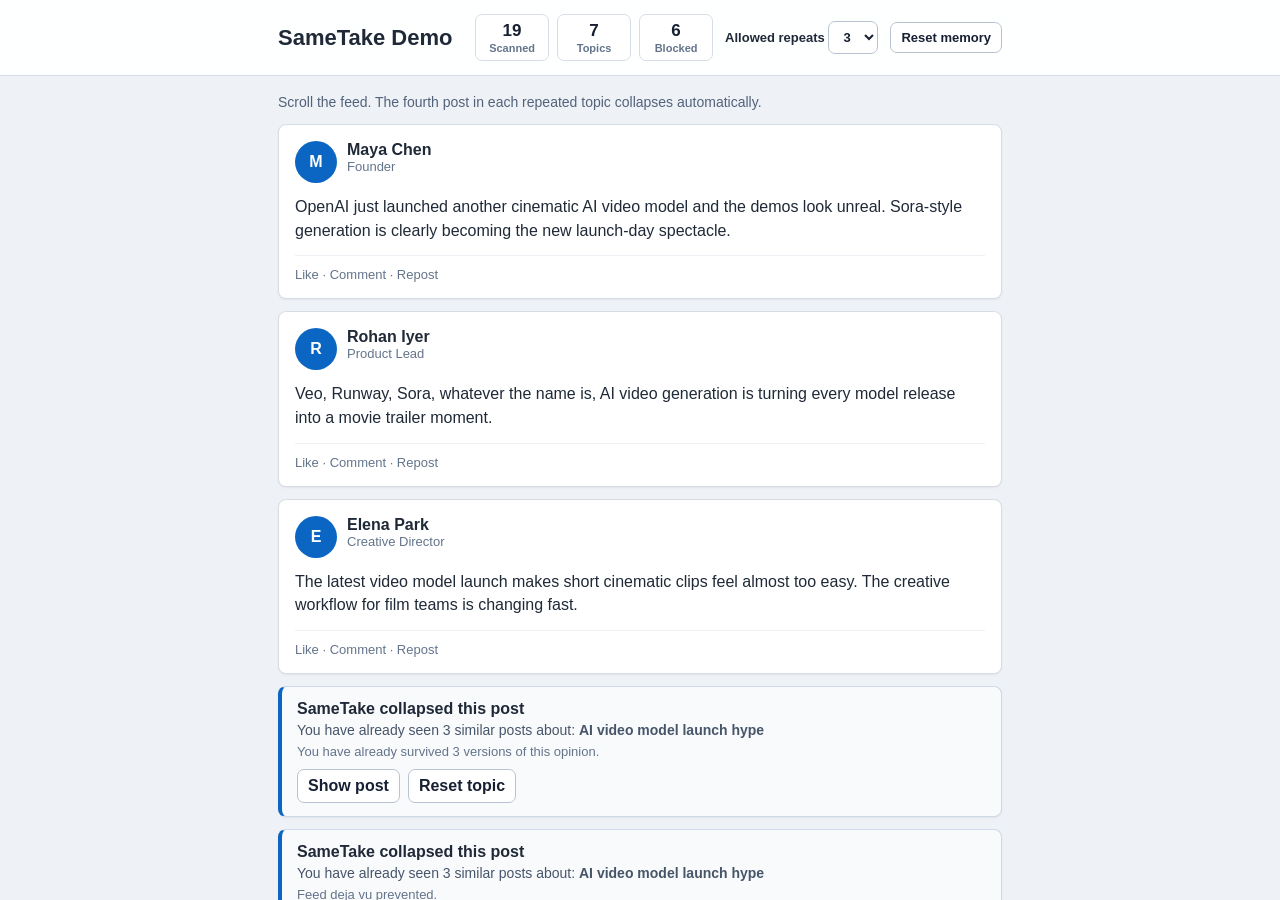
<file: index.html>
<!doctype html>
<html lang="en">
  <head>
    <meta charset="utf-8">
    <meta name="viewport" content="width=device-width, initial-scale=1">
    <meta http-equiv="refresh" content="0; url=demo/">
    <title>SameTake</title>
  </head>
  <body>
    <p><a href="demo/">Open SameTake Demo</a></p>
  </body>
</html>
</file>
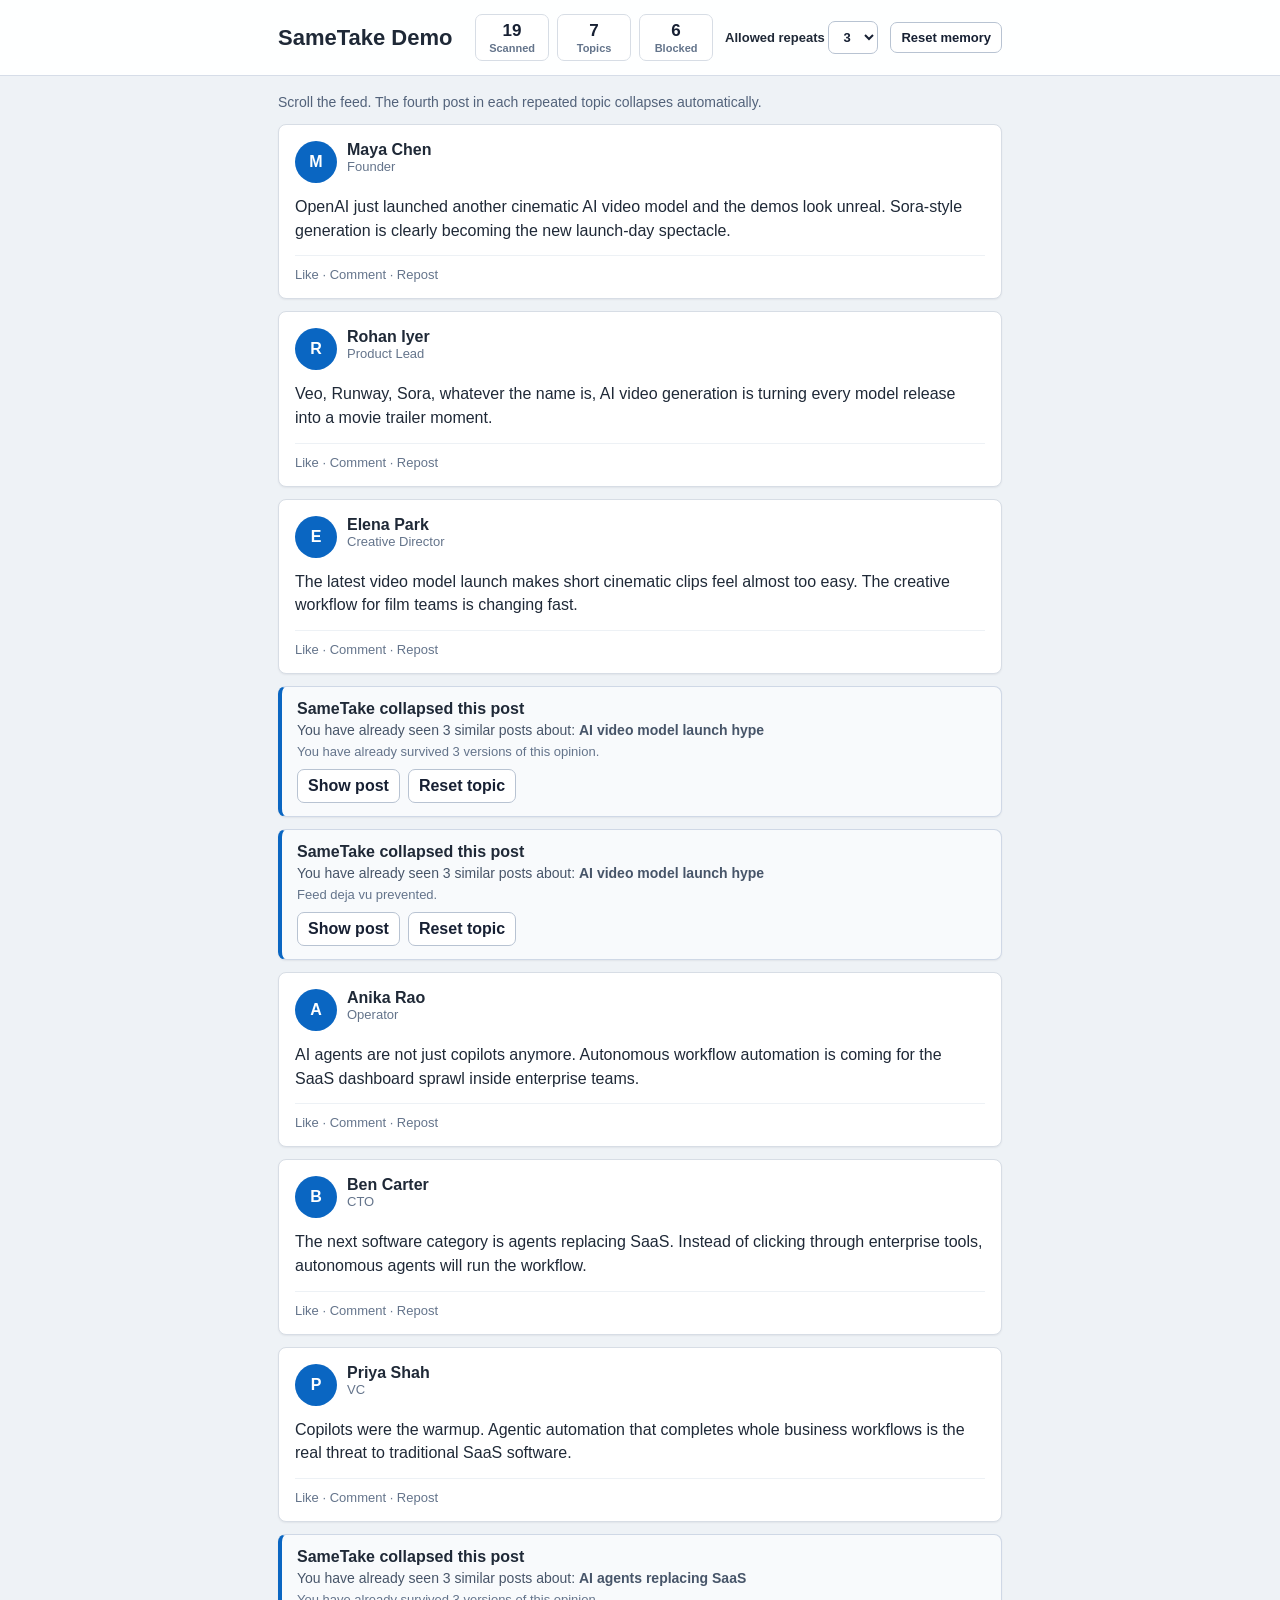
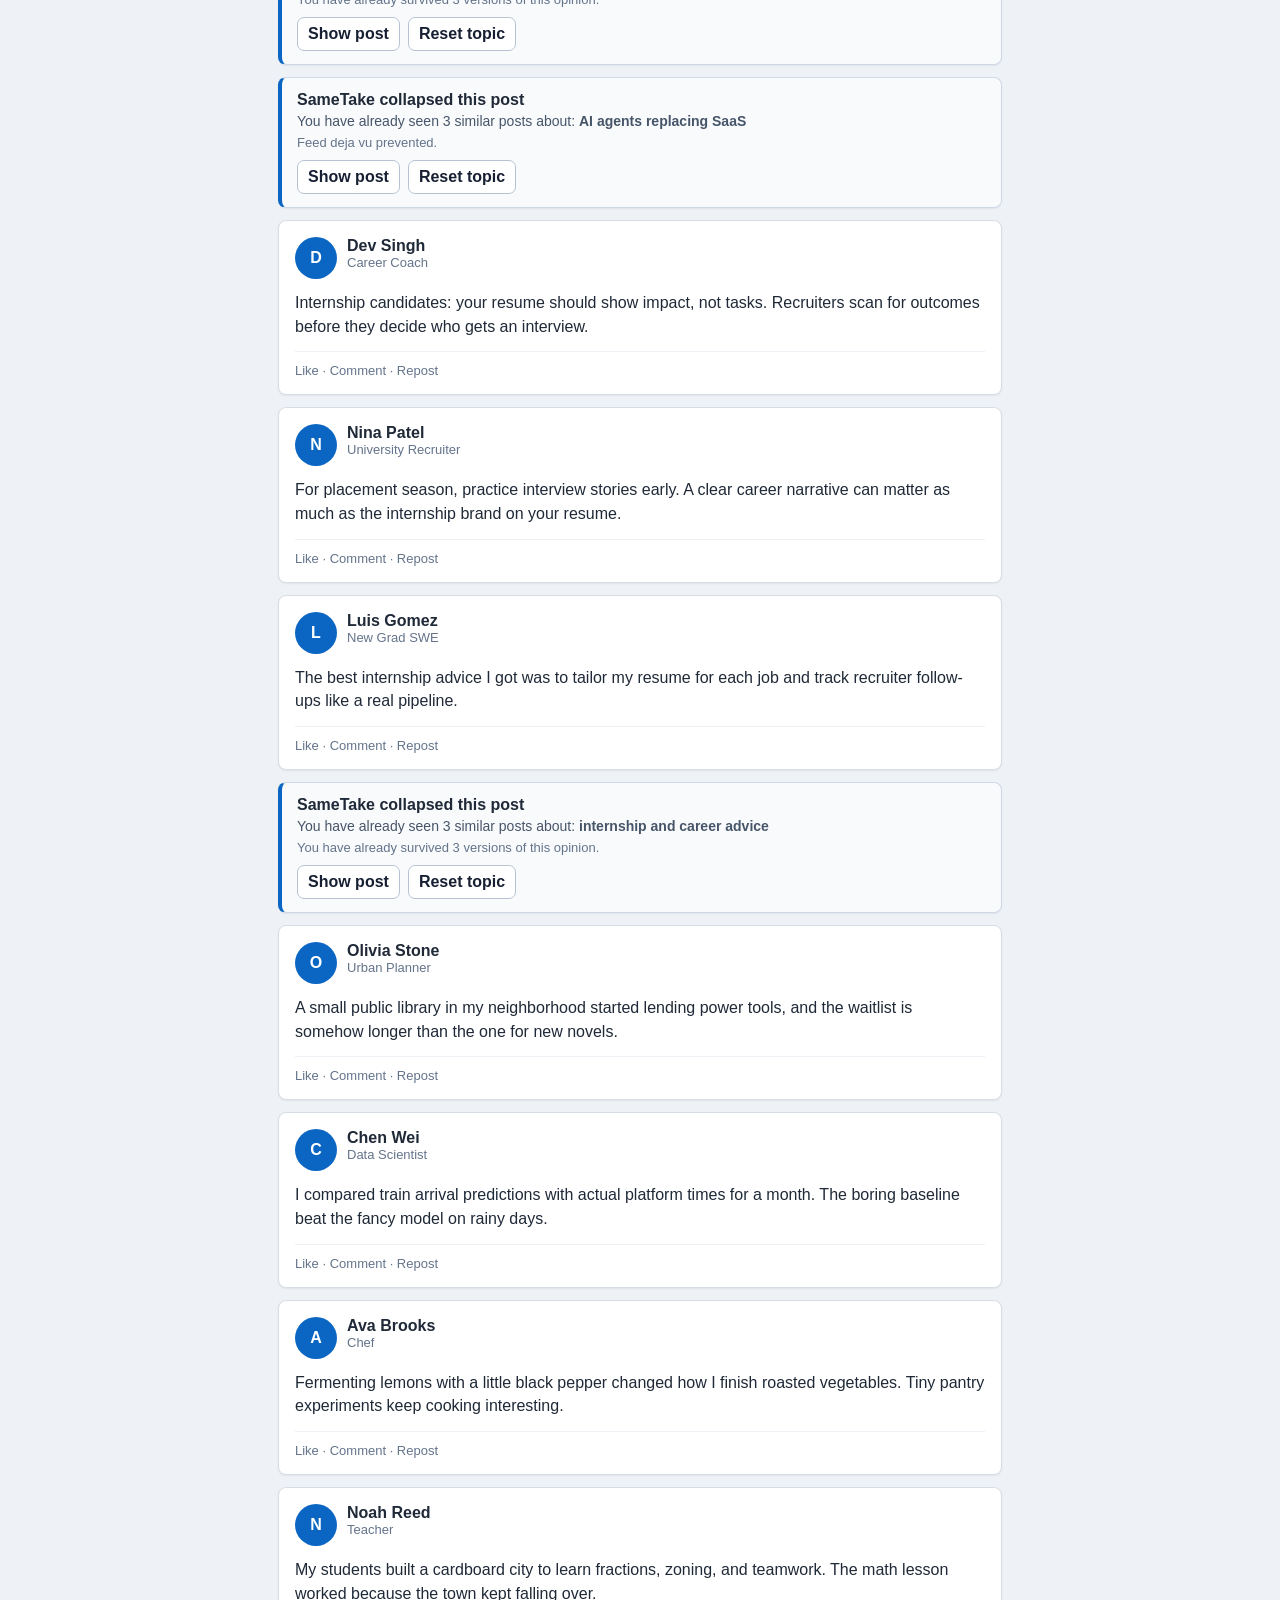
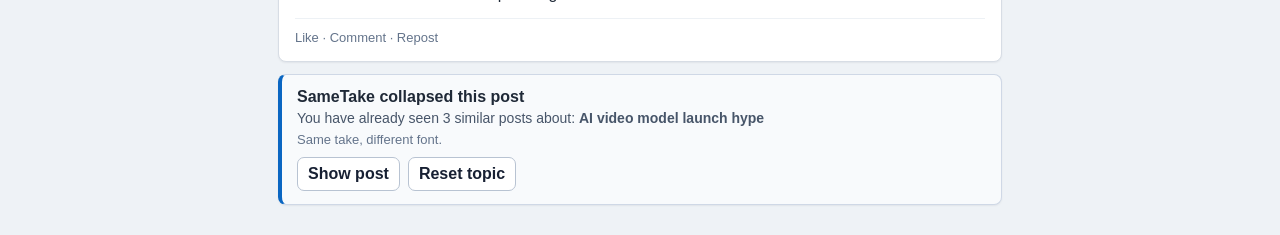
<file: demo/index.html>
<!doctype html>
<html lang="en">
  <head>
    <meta charset="utf-8">
    <meta name="viewport" content="width=device-width, initial-scale=1">
    <title>SameTake Demo</title>
    <link rel="stylesheet" href="demo-styles.css">
  </head>
  <body>
    <header class="topbar">
      <div class="topbar__inner">
        <h1>SameTake Demo</h1>
        <div class="controls">
          <div class="metrics" aria-live="polite">
            <div><strong id="scannedCount">0</strong><span>Scanned</span></div>
            <div><strong id="topicCount">0</strong><span>Topics</span></div>
            <div><strong id="blockedCount">0</strong><span>Blocked</span></div>
          </div>
          <label>
            Allowed repeats
            <select id="allowedRepeats">
              <option value="1">1</option>
              <option value="2">2</option>
              <option value="3" selected>3</option>
              <option value="5">5</option>
            </select>
          </label>
          <button id="reset" type="button">Reset memory</button>
        </div>
      </div>
    </header>
    <main>
      <p class="intro">Scroll the feed. The fourth post in each repeated topic collapses automatically.</p>
      <section id="feed" aria-label="Demo feed"></section>
    </main>
    <script src="posts.js"></script>
    <script src="demo-content.js"></script>
  </body>
</html>
</file>
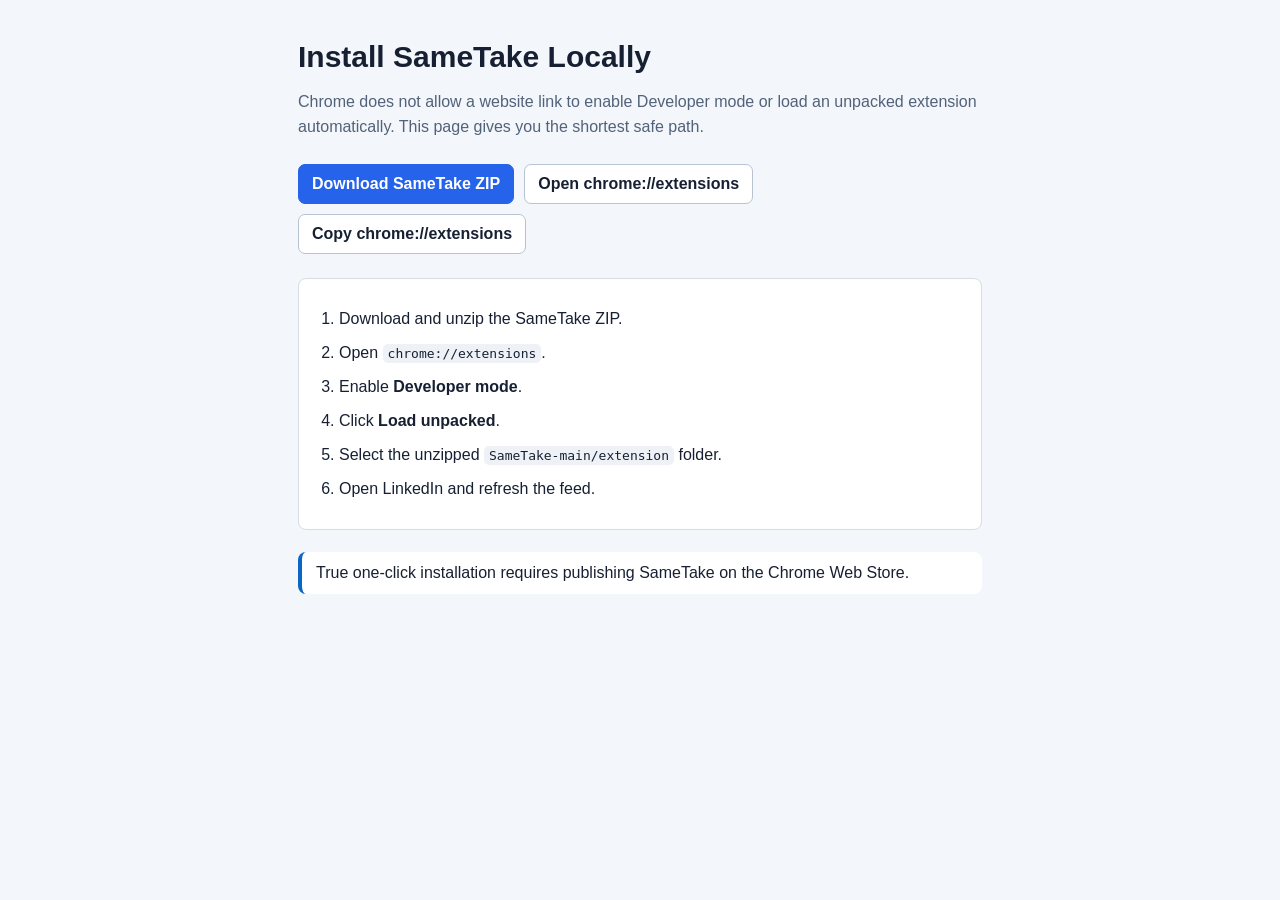
<file: install/index.html>
<!doctype html>
<html lang="en">
  <head>
    <meta charset="utf-8">
    <meta name="viewport" content="width=device-width, initial-scale=1">
    <title>Install SameTake Locally</title>
    <style>
      * {
        box-sizing: border-box;
      }

      body {
        margin: 0;
        background: #f3f6fa;
        color: #172033;
        font-family: -apple-system, BlinkMacSystemFont, "Segoe UI", sans-serif;
      }

      main {
        max-width: 720px;
        margin: 0 auto;
        padding: 40px 18px;
      }

      h1 {
        margin: 0 0 10px;
        font-size: 30px;
      }

      p {
        color: #52627a;
        line-height: 1.55;
      }

      .actions {
        display: flex;
        flex-wrap: wrap;
        gap: 10px;
        margin: 24px 0;
      }

      a,
      button {
        border: 1px solid #2563eb;
        border-radius: 7px;
        background: #2563eb;
        color: #ffffff;
        cursor: pointer;
        display: inline-flex;
        align-items: center;
        min-height: 40px;
        padding: 9px 13px;
        font: inherit;
        font-weight: 750;
        text-decoration: none;
      }

      button.secondary,
      a.secondary {
        background: #ffffff;
        color: #172033;
        border-color: #b8c3d2;
      }

      ol {
        background: #ffffff;
        border: 1px solid #d7dde5;
        border-radius: 8px;
        margin: 20px 0 0;
        padding: 18px 18px 18px 40px;
      }

      li {
        margin: 10px 0;
        line-height: 1.5;
      }

      code {
        background: #eef2f6;
        border-radius: 5px;
        padding: 2px 5px;
      }

      .note {
        border-left: 4px solid #0a66c2;
        background: #ffffff;
        border-radius: 8px;
        margin-top: 22px;
        padding: 12px 14px;
      }
    </style>
  </head>
  <body>
    <main>
      <h1>Install SameTake Locally</h1>
      <p>
        Chrome does not allow a website link to enable Developer mode or load an unpacked extension automatically.
        This page gives you the shortest safe path.
      </p>

      <div class="actions">
        <a href="https://github.com/divyajot5005/SameTake/archive/refs/heads/main.zip">Download SameTake ZIP</a>
        <a class="secondary" href="chrome://extensions">Open chrome://extensions</a>
        <button class="secondary" id="copyExtensions" type="button">Copy chrome://extensions</button>
      </div>

      <ol>
        <li>Download and unzip the SameTake ZIP.</li>
        <li>Open <code>chrome://extensions</code>.</li>
        <li>Enable <strong>Developer mode</strong>.</li>
        <li>Click <strong>Load unpacked</strong>.</li>
        <li>Select the unzipped <code>SameTake-main/extension</code> folder.</li>
        <li>Open LinkedIn and refresh the feed.</li>
      </ol>

      <div class="note">
        True one-click installation requires publishing SameTake on the Chrome Web Store.
      </div>
    </main>
    <script>
      document.getElementById("copyExtensions").addEventListener("click", async () => {
        await navigator.clipboard.writeText("chrome://extensions");
      });
    </script>
  </body>
</html>
</file>
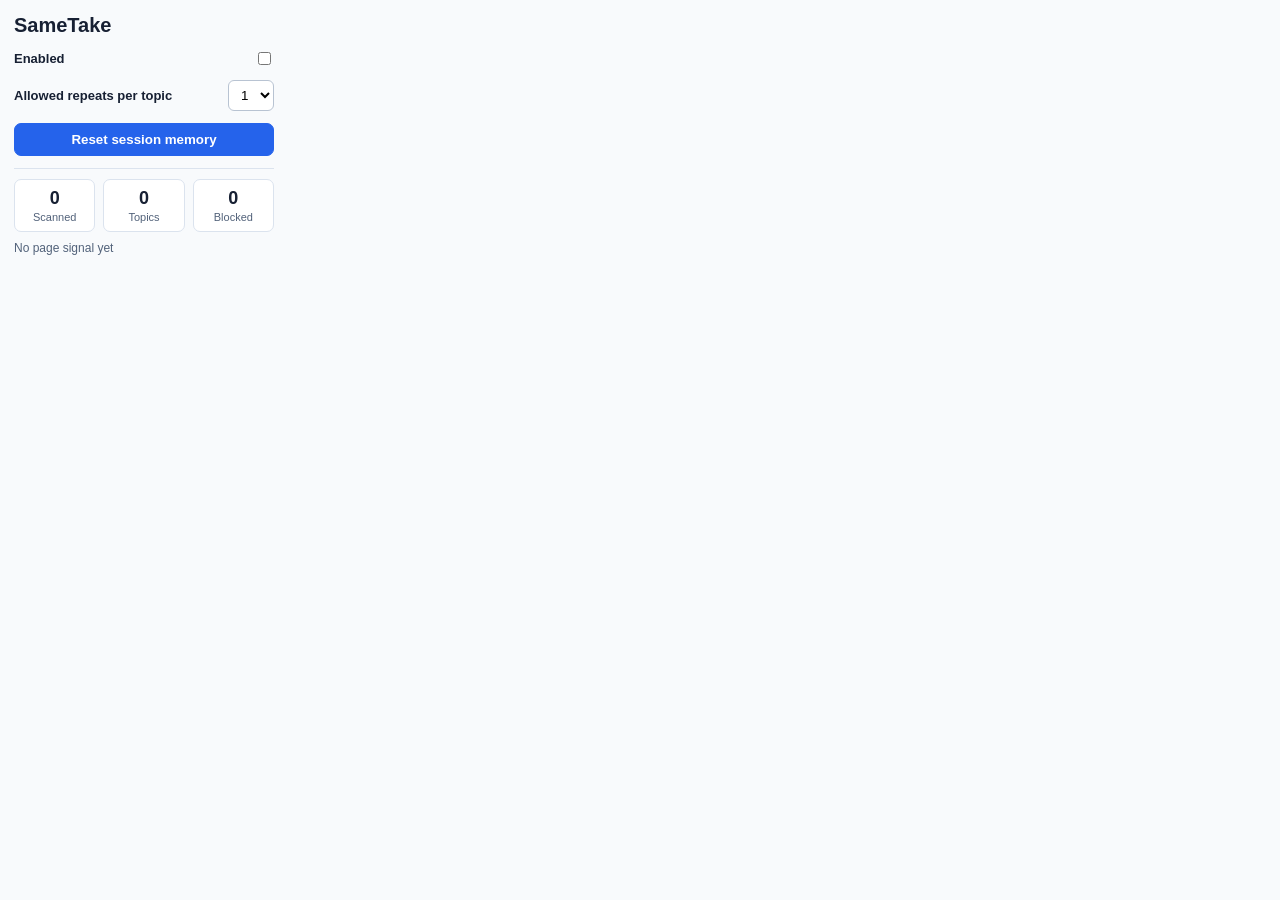
<file: extension/popup.html>
<!doctype html>
<html lang="en">
  <head>
    <meta charset="utf-8">
    <meta name="viewport" content="width=device-width, initial-scale=1">
    <title>SameTake</title>
    <style>
      body {
        width: 260px;
        margin: 0;
        padding: 14px;
        font-family: -apple-system, BlinkMacSystemFont, "Segoe UI", sans-serif;
        color: #172033;
        background: #f8fafc;
      }

      h1 {
        margin: 0 0 12px;
        font-size: 20px;
      }

      label {
        display: flex;
        align-items: center;
        justify-content: space-between;
        gap: 12px;
        margin: 12px 0;
        font-size: 13px;
        font-weight: 650;
      }

      select {
        padding: 6px 8px;
        border: 1px solid #b8c3d2;
        border-radius: 6px;
        background: white;
      }

      button {
        width: 100%;
        border: 1px solid #2563eb;
        background: #2563eb;
        color: white;
        border-radius: 7px;
        padding: 8px 10px;
        font-weight: 700;
        cursor: pointer;
      }

      button:hover {
        background: #1d4ed8;
      }

      .status {
        min-height: 16px;
        margin-top: 9px;
        font-size: 12px;
        color: #52627a;
      }

      .metrics {
        border-top: 1px solid #dbe3ee;
        margin-top: 12px;
        padding-top: 10px;
        display: grid;
        grid-template-columns: repeat(3, 1fr);
        gap: 8px;
      }

      .metric {
        border: 1px solid #dbe3ee;
        border-radius: 7px;
        background: white;
        padding: 8px;
        text-align: center;
      }

      .metric strong {
        display: block;
        font-size: 18px;
        color: #172033;
      }

      .metric span {
        display: block;
        margin-top: 2px;
        font-size: 11px;
        color: #52627a;
      }

    </style>
  </head>
  <body>
    <h1>SameTake</h1>
    <label>
      <span>Enabled</span>
      <input id="enabled" type="checkbox">
    </label>
    <label>
      <span>Allowed repeats per topic</span>
      <select id="allowedRepeats">
        <option value="1">1</option>
        <option value="2">2</option>
        <option value="3">3</option>
        <option value="5">5</option>
      </select>
    </label>
    <button id="reset">Reset session memory</button>
    <div class="metrics" aria-live="polite">
      <div class="metric"><strong id="scannedCount">0</strong><span>Scanned</span></div>
      <div class="metric"><strong id="topicCount">0</strong><span>Topics</span></div>
      <div class="metric"><strong id="blockedCount">0</strong><span>Blocked</span></div>
    </div>
    <div id="pageSignal" class="status">No page signal yet</div>
    <div id="status" class="status" aria-live="polite"></div>
    <script src="popup.js"></script>
  </body>
</html>
</file>
<file: demo/demo-styles.css>
* {
  box-sizing: border-box;
}

body {
  margin: 0;
  background: #eef2f6;
  color: #1f2937;
  font-family: -apple-system, BlinkMacSystemFont, "Segoe UI", sans-serif;
}

.topbar {
  position: sticky;
  top: 0;
  z-index: 5;
  border-bottom: 1px solid #d6dde8;
  background: rgba(255, 255, 255, 0.94);
  backdrop-filter: blur(8px);
}

.topbar__inner {
  max-width: 760px;
  margin: 0 auto;
  padding: 14px 18px;
  display: flex;
  align-items: center;
  justify-content: space-between;
  gap: 16px;
}

h1 {
  margin: 0;
  font-size: 22px;
}

.controls {
  display: flex;
  align-items: center;
  gap: 12px;
  font-size: 13px;
  font-weight: 650;
}

.metrics {
  display: grid;
  grid-template-columns: repeat(3, 74px);
  gap: 8px;
}

.metrics div {
  border: 1px solid #d7dde5;
  border-radius: 7px;
  background: #ffffff;
  padding: 6px 8px;
  text-align: center;
}

.metrics strong,
.metrics span {
  display: block;
}

.metrics strong {
  color: #172033;
  font-size: 17px;
}

.metrics span {
  margin-top: 1px;
  color: #64748b;
  font-size: 11px;
}

select,
button {
  border: 1px solid #b8c3d2;
  border-radius: 7px;
  background: white;
  color: #172033;
  padding: 7px 10px;
  font: inherit;
}

button {
  cursor: pointer;
  font-weight: 700;
}

button:hover {
  background: #eef6ff;
  border-color: #76a9e8;
}

main {
  max-width: 760px;
  margin: 0 auto;
  padding: 18px;
}

.intro {
  margin: 0 0 14px;
  color: #52627a;
  font-size: 14px;
}

.feed-post {
  border: 1px solid #d7dde5;
  border-radius: 8px;
  background: white;
  margin: 0 0 12px;
  padding: 16px;
  box-shadow: 0 1px 2px rgba(15, 23, 42, 0.06);
}

.feed-post__header {
  display: flex;
  gap: 10px;
  margin-bottom: 12px;
}

.avatar {
  width: 42px;
  height: 42px;
  border-radius: 50%;
  background: #0a66c2;
  color: white;
  display: grid;
  place-items: center;
  font-weight: 800;
}

.feed-post__author {
  font-weight: 800;
}

.feed-post__role {
  color: #64748b;
  font-size: 13px;
}

.feed-post__text {
  margin: 0;
  line-height: 1.48;
}

.feed-post__meta {
  margin-top: 13px;
  padding-top: 11px;
  border-top: 1px solid #edf1f5;
  color: #64748b;
  font-size: 13px;
}

.sametake-hidden-original {
  display: none !important;
}

.sametake-card {
  border: 1px solid #cfd8e6;
  border-left: 4px solid #0a66c2;
  border-radius: 8px;
  background: #f8fafc;
  margin: 0 0 12px;
  padding: 13px 15px;
  box-shadow: 0 1px 2px rgba(15, 23, 42, 0.06);
}

.sametake-card__title {
  font-weight: 800;
  margin-bottom: 4px;
}

.sametake-card__body {
  color: #475569;
  font-size: 14px;
  margin-bottom: 6px;
}

.sametake-card__aside {
  color: #64748b;
  font-size: 13px;
  margin-bottom: 10px;
}

.sametake-card__actions {
  display: flex;
  gap: 8px;
}

@media (max-width: 620px) {
  .topbar__inner,
  .controls {
    align-items: flex-start;
    flex-direction: column;
  }

  .metrics {
    grid-template-columns: repeat(3, minmax(66px, 1fr));
    width: 100%;
  }

  main {
    padding: 12px;
  }
}
</file>
